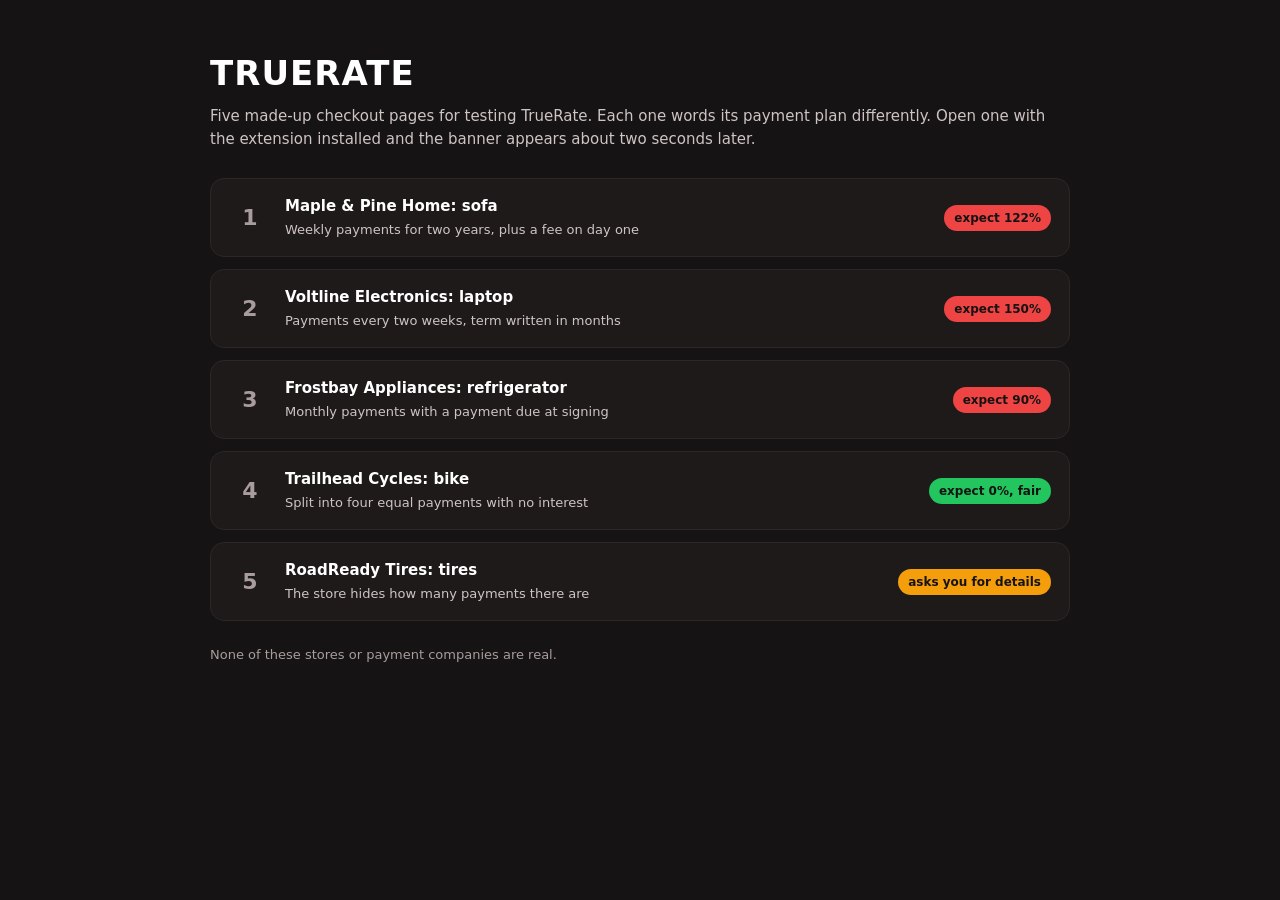
<file: samples/index.html>
<!doctype html>
<html lang="en">
<head>
<meta charset="utf-8">
<meta name="viewport" content="width=device-width, initial-scale=1">
<title>TrueRate – Sample stores</title>
<style>
  body { margin: 0; font: 15px/1.5 system-ui, -apple-system, "Segoe UI", sans-serif; background: #151313; color: #fff; }
  .wrap { max-width: 860px; margin: 0 auto; padding: 48px 24px; }
  h1 { margin: 0; font-size: 34px; letter-spacing: .03em; }
  .sub { color: #cfc4c4; margin: 6px 0 28px; }
  a.store { display: grid; grid-template-columns: 42px 1fr auto; gap: 14px; align-items: center; background: #1f1a1a;
    border: 1px solid #2e2626; border-radius: 14px; padding: 16px 18px; margin-bottom: 12px; color: #fff; text-decoration: none; }
  a.store:hover { border-color: #ef4444; }
  .n { font-size: 22px; font-weight: 800; color: #a99c9c; text-align: center; }
  .t b { display: block; }
  .t span { color: #cfc4c4; font-size: 13px; }
  .pill { font-size: 12px; font-weight: 700; padding: 4px 10px; border-radius: 99px; color: #151313; white-space: nowrap; }
  .red { background: #ef4444; } .green { background: #22c55e; } .amber { background: #f59e0b; }
  .foot { color: #a99c9c; font-size: 13px; margin-top: 24px; }
</style>
</head>
<body>
  <div class="wrap">
    <h1>TRUERATE</h1>
    <div class="sub">Five made-up checkout pages for testing TrueRate. Each one words its payment plan differently.
      Open one with the extension installed and the banner appears about two seconds later.</div>

    <a class="store" href="1-sofa-weekly-lease.html"><div class="n">1</div>
      <div class="t"><b>Maple &amp; Pine Home: sofa</b><span>Weekly payments for two years, plus a fee on day one</span></div>
      <div class="pill red">expect 122%</div></a>

    <a class="store" href="2-laptop-biweekly-lease.html"><div class="n">2</div>
      <div class="t"><b>Voltline Electronics: laptop</b><span>Payments every two weeks, term written in months</span></div>
      <div class="pill red">expect 150%</div></a>

    <a class="store" href="3-fridge-monthly-lease.html"><div class="n">3</div>
      <div class="t"><b>Frostbay Appliances: refrigerator</b><span>Monthly payments with a payment due at signing</span></div>
      <div class="pill red">expect 90%</div></a>

    <a class="store" href="4-bike-pay-in-4-fair.html"><div class="n">4</div>
      <div class="t"><b>Trailhead Cycles: bike</b><span>Split into four equal payments with no interest</span></div>
      <div class="pill green">expect 0%, fair</div></a>

    <a class="store" href="5-tires-hidden-terms.html"><div class="n">5</div>
      <div class="t"><b>RoadReady Tires: tires</b><span>The store hides how many payments there are</span></div>
      <div class="pill amber">asks you for details</div></a>

    <div class="foot">None of these stores or payment companies are real.</div>
  </div>
</body>
</html>
</file>
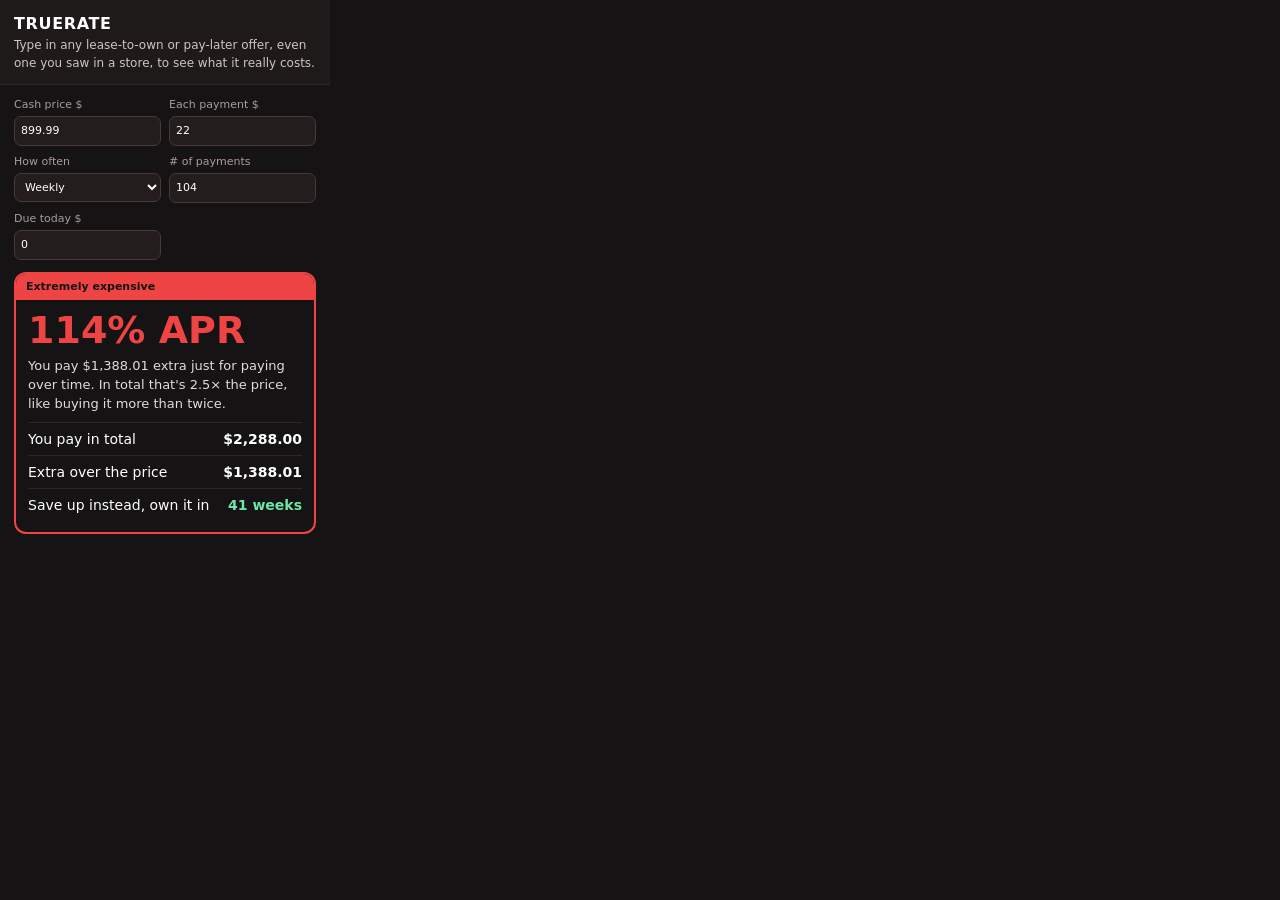
<file: popup.html>
<!doctype html>
<html>
<head>
<meta charset="utf-8">
<style>
  body { width: 330px; margin: 0; font: 14px/1.45 system-ui, -apple-system, "Segoe UI", sans-serif; background: #151313; color: #fff; }
  header { padding: 12px 14px; background: #1f1a1a; border-bottom: 1px solid #2e2626; }
  header b { font-size: 16px; letter-spacing: .04em; }
  header div { font-size: 12px; color: #cfc4c4; margin-top: 2px; }
  form { display: grid; grid-template-columns: 1fr 1fr; gap: 8px; padding: 12px 14px; }
  label { font-size: 11px; color: #a99c9c; display: flex; flex-direction: column; gap: 3px; }
  input, select { background: #241d1d; color: #fff; border: 1px solid #4a3838; border-radius: 7px; padding: 6px; font: inherit; width: 100%; box-sizing: border-box; }
  label { min-width: 0; }
  #out { margin: 0 14px 14px; border-radius: 12px; border: 2px solid var(--c, #ef4444); overflow: hidden; }
  .lvl { background: var(--c, #ef4444); color: #151313; font-size: 11px; font-weight: 700; padding: 5px 10px; }
  .inner { padding: 10px 12px; }
  .rate { font-size: 38px; font-weight: 800; color: var(--c, #ef4444); line-height: 1.1; }
  .plain { color: #e6dada; font-size: 13px; margin: 6px 0 8px; }
  .row { display: flex; justify-content: space-between; border-top: 1px solid #2e2626; padding: 6px 0; }
  .good { color: #6ee7a8; }
  .empty { padding: 12px; color: #cfc4c4; }
</style>
</head>
<body>
  <header><b>TRUERATE</b><div>Type in any lease-to-own or pay-later offer, even one you saw in a store, to see what it really costs.</div></header>
  <form id="f">
    <label>Cash price $<input id="price" type="number" step="0.01" value="899.99"></label>
    <label>Each payment $<input id="payment" type="number" step="0.01" value="22"></label>
    <label>How often<select id="frequency">
      <option value="week">Weekly</option><option value="biweek">Every 2 weeks</option>
      <option value="semimonth">Twice a month</option><option value="month">Monthly</option>
    </select></label>
    <label># of payments<input id="count" type="number" step="1" value="104"></label>
    <label>Due today $<input id="upfront" type="number" step="0.01" value="0"></label>
  </form>
  <div id="out"></div>
  <script src="apr.js"></script>
  <script src="popup.js"></script>
</body>
</html>
</file>
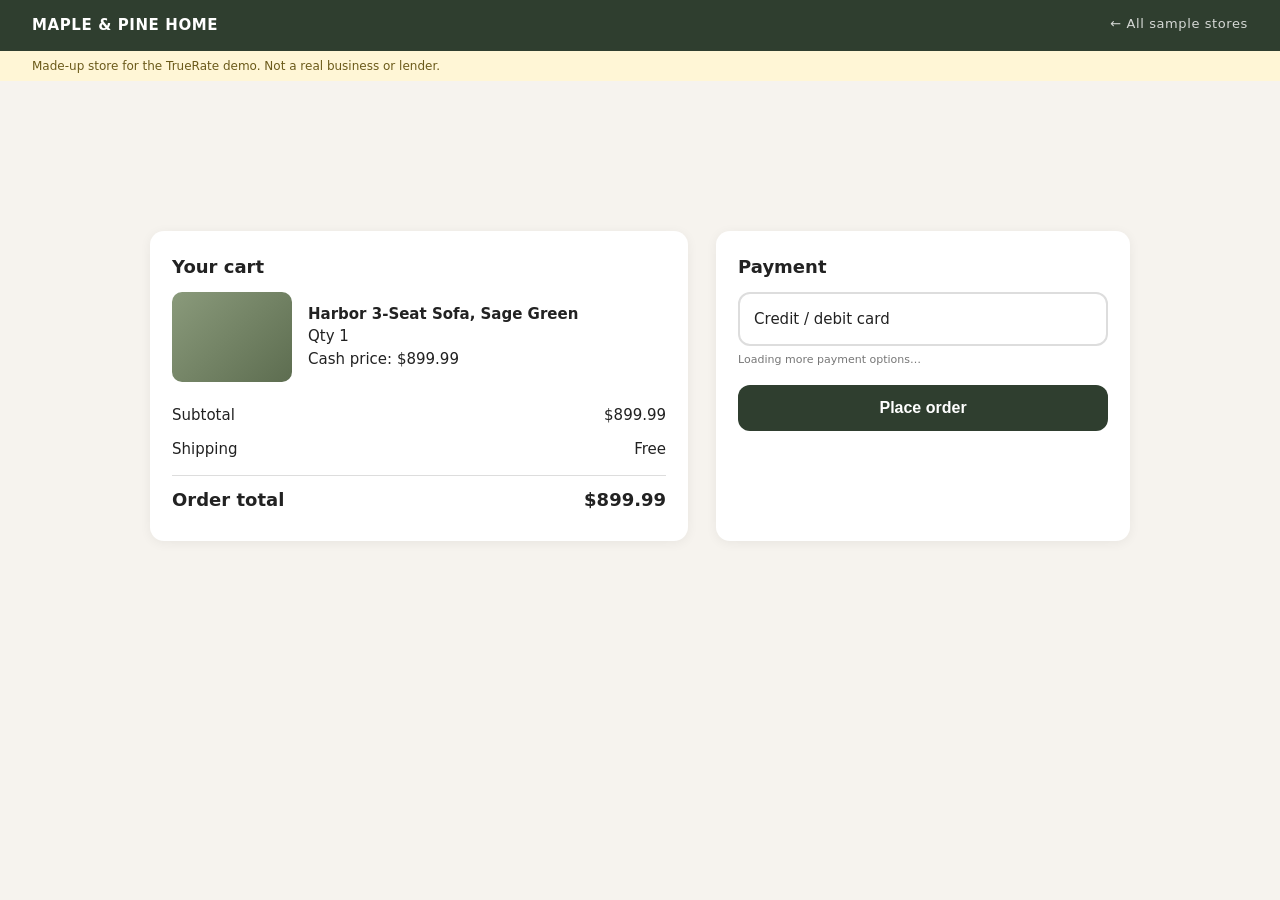
<file: samples/1-sofa-weekly-lease.html>
<!doctype html>
<html lang="en">
<head>
<meta charset="utf-8">
<meta name="viewport" content="width=device-width, initial-scale=1">
<title>Maple & Pine Home – Checkout (TrueRate sample store)</title>
<link rel="stylesheet" href="store.css">
<style>:root { --brand: #2f3e2f; --accent: #2f7d4f; --accent-bg: #f0faf3; --img: linear-gradient(135deg,#8a9a7b,#5d6d50); }</style>
</head>
<body>
  <div class="nav"><span>MAPLE &amp; PINE HOME</span><a href="index.html">← All sample stores</a></div>
  <div class="note">Made-up store for the TrueRate demo. Not a real business or lender.</div>
  <main>
    <section class="card">
      <h2>Your cart</h2>
      <div class="item">
        <div class="img"></div>
        <div><b>Harbor 3-Seat Sofa, Sage Green</b><br>Qty 1<br>Cash price: $899.99</div>
      </div>
      <div class="line" style="margin-top:16px"><span>Subtotal</span><span>$899.99</span></div>
      <div class="line"><span>Shipping</span><span>Free</span></div>
      <div class="line total"><span>Order total</span><span>$899.99</span></div>
    </section>
    <section class="card">
      <h2>Payment</h2>
      <div class="opt">Credit / debit card</div>
      <div id="promo-slot"><div class="fine">Loading more payment options…</div></div>
      <button>Place order</button>
    </section>
  </main>
  <template id="promo"><div class="opt promo">
          <b>EasyKeep Lease-to-Own</b> · No credit needed!<br>
          <span class="big">Just $22.00/week</span><br>
          Take it home today. 104 weekly payments.
          <div class="fine">$49 processing fee due today. Total cost of ownership $2,337.00.
          This is a rental-purchase agreement, not a loan. Ownership is optional.</div>
        </div></template>
  <script>
    // Real checkout pages often load payment offers a moment after the page.
    // This copies that, so the demo shows TrueRate catching an offer that appears late.
    setTimeout(() => {
      document.getElementById("promo-slot").innerHTML = document.getElementById("promo").innerHTML;
    }, 1200);
  </script>
</body>
</html>
</file>
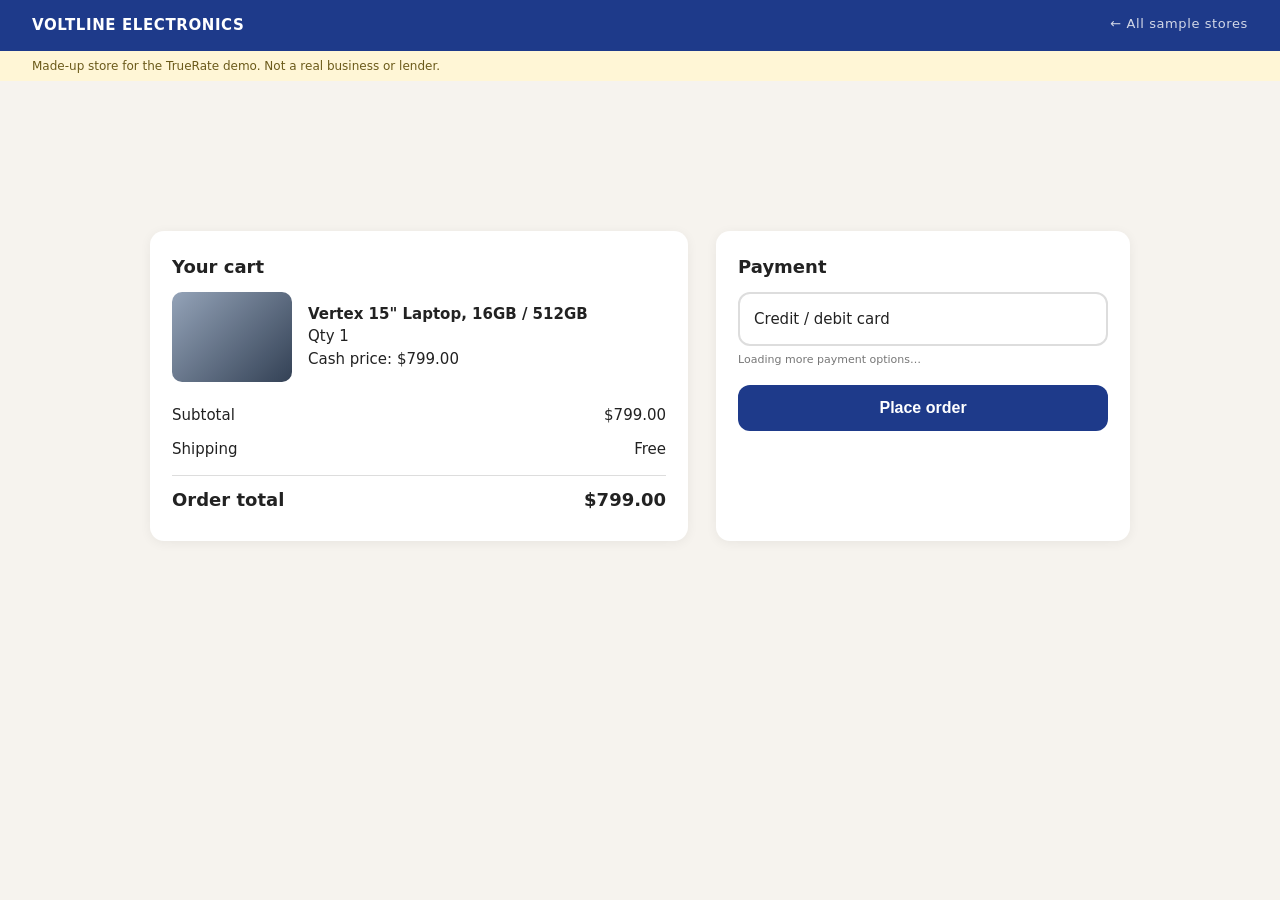
<file: samples/2-laptop-biweekly-lease.html>
<!doctype html>
<html lang="en">
<head>
<meta charset="utf-8">
<meta name="viewport" content="width=device-width, initial-scale=1">
<title>Voltline Electronics – Checkout (TrueRate sample store)</title>
<link rel="stylesheet" href="store.css">
<style>:root { --brand: #1e3a8a; --accent: #2563eb; --accent-bg: #eff6ff; --img: linear-gradient(135deg,#94a3b8,#334155); }</style>
</head>
<body>
  <div class="nav"><span>VOLTLINE ELECTRONICS</span><a href="index.html">← All sample stores</a></div>
  <div class="note">Made-up store for the TrueRate demo. Not a real business or lender.</div>
  <main>
    <section class="card">
      <h2>Your cart</h2>
      <div class="item">
        <div class="img"></div>
        <div><b>Vertex 15" Laptop, 16GB / 512GB</b><br>Qty 1<br>Cash price: $799.00</div>
      </div>
      <div class="line" style="margin-top:16px"><span>Subtotal</span><span>$799.00</span></div>
      <div class="line"><span>Shipping</span><span>Free</span></div>
      <div class="line total"><span>Order total</span><span>$799.00</span></div>
    </section>
    <section class="card">
      <h2>Payment</h2>
      <div class="opt">Credit / debit card</div>
      <div id="promo-slot"><div class="fine">Loading more payment options…</div></div>
      <button>Place order</button>
    </section>
  </main>
  <template id="promo"><div class="opt promo">
          <b>FlexPath Lease-to-Own</b> · No credit needed<br>
          <span class="big">$59.99 every 2 weeks</span><br>
          for 12 months. Approval in seconds!
          <div class="fine">Lease-to-own agreement. Early purchase options available. Not a loan.</div>
        </div></template>
  <script>
    // Real checkout pages often load payment offers a moment after the page.
    // This copies that, so the demo shows TrueRate catching an offer that appears late.
    setTimeout(() => {
      document.getElementById("promo-slot").innerHTML = document.getElementById("promo").innerHTML;
    }, 1200);
  </script>
</body>
</html>
</file>
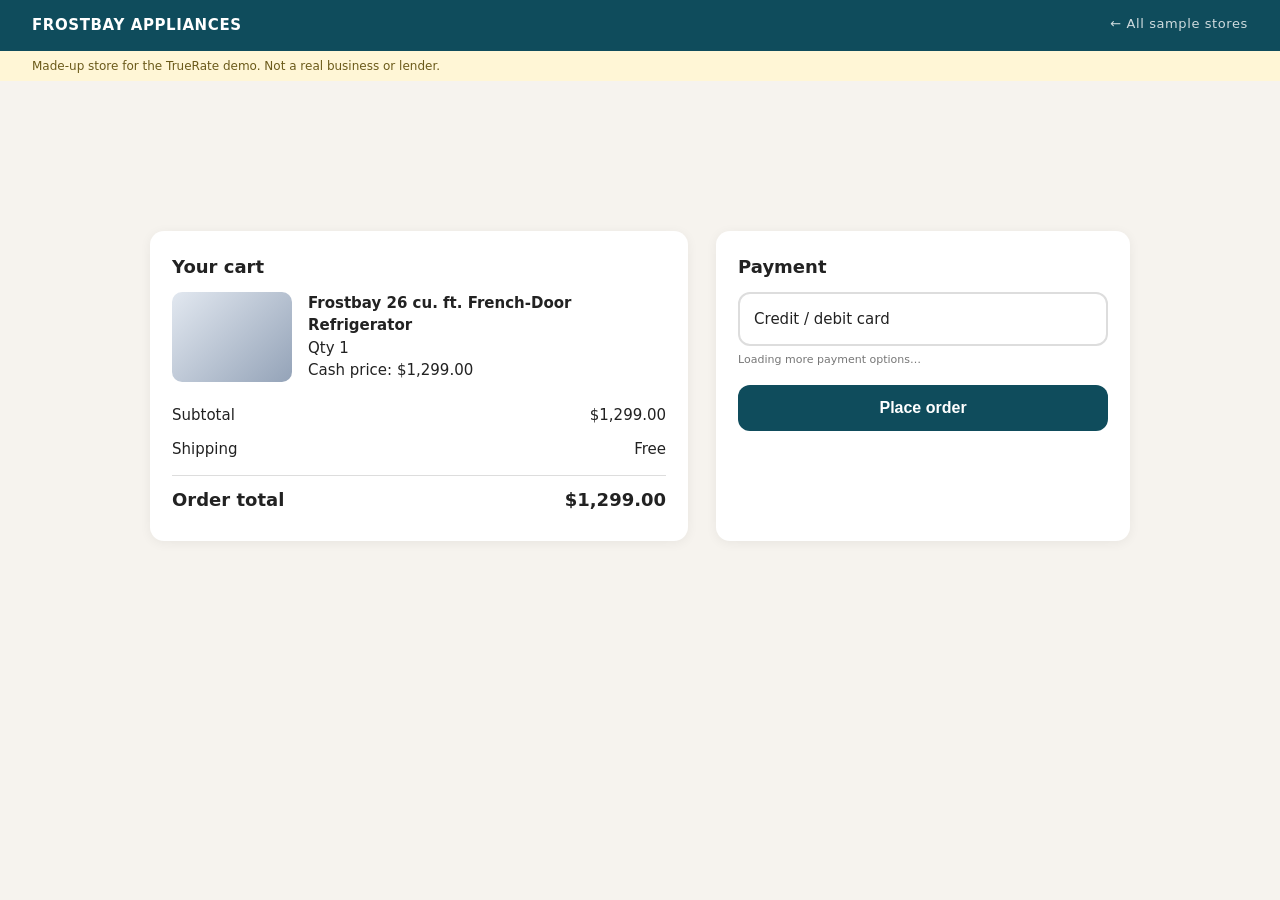
<file: samples/3-fridge-monthly-lease.html>
<!doctype html>
<html lang="en">
<head>
<meta charset="utf-8">
<meta name="viewport" content="width=device-width, initial-scale=1">
<title>Frostbay Appliances – Checkout (TrueRate sample store)</title>
<link rel="stylesheet" href="store.css">
<style>:root { --brand: #0f4c5c; --accent: #0e7490; --accent-bg: #ecfeff; --img: linear-gradient(135deg,#e2e8f0,#94a3b8); }</style>
</head>
<body>
  <div class="nav"><span>FROSTBAY APPLIANCES</span><a href="index.html">← All sample stores</a></div>
  <div class="note">Made-up store for the TrueRate demo. Not a real business or lender.</div>
  <main>
    <section class="card">
      <h2>Your cart</h2>
      <div class="item">
        <div class="img"></div>
        <div><b>Frostbay 26 cu. ft. French-Door Refrigerator</b><br>Qty 1<br>Cash price: $1,299.00</div>
      </div>
      <div class="line" style="margin-top:16px"><span>Subtotal</span><span>$1,299.00</span></div>
      <div class="line"><span>Shipping</span><span>Free</span></div>
      <div class="line total"><span>Order total</span><span>$1,299.00</span></div>
    </section>
    <section class="card">
      <h2>Payment</h2>
      <div class="opt">Credit / debit card</div>
      <div id="promo-slot"><div class="fine">Loading more payment options…</div></div>
      <button>Place order</button>
    </section>
  </main>
  <template id="promo"><div class="opt promo">
          <b>HomeNow Rent-to-Own</b> · Bad credit OK<br>
          <span class="big">Only $129/mo</span><br>
          18 monthly payments, delivered this week.
          <div class="fine">$49.99 initial payment due today. Rental-purchase agreement.</div>
        </div></template>
  <script>
    // Real checkout pages often load payment offers a moment after the page.
    // This copies that, so the demo shows TrueRate catching an offer that appears late.
    setTimeout(() => {
      document.getElementById("promo-slot").innerHTML = document.getElementById("promo").innerHTML;
    }, 1200);
  </script>
</body>
</html>
</file>
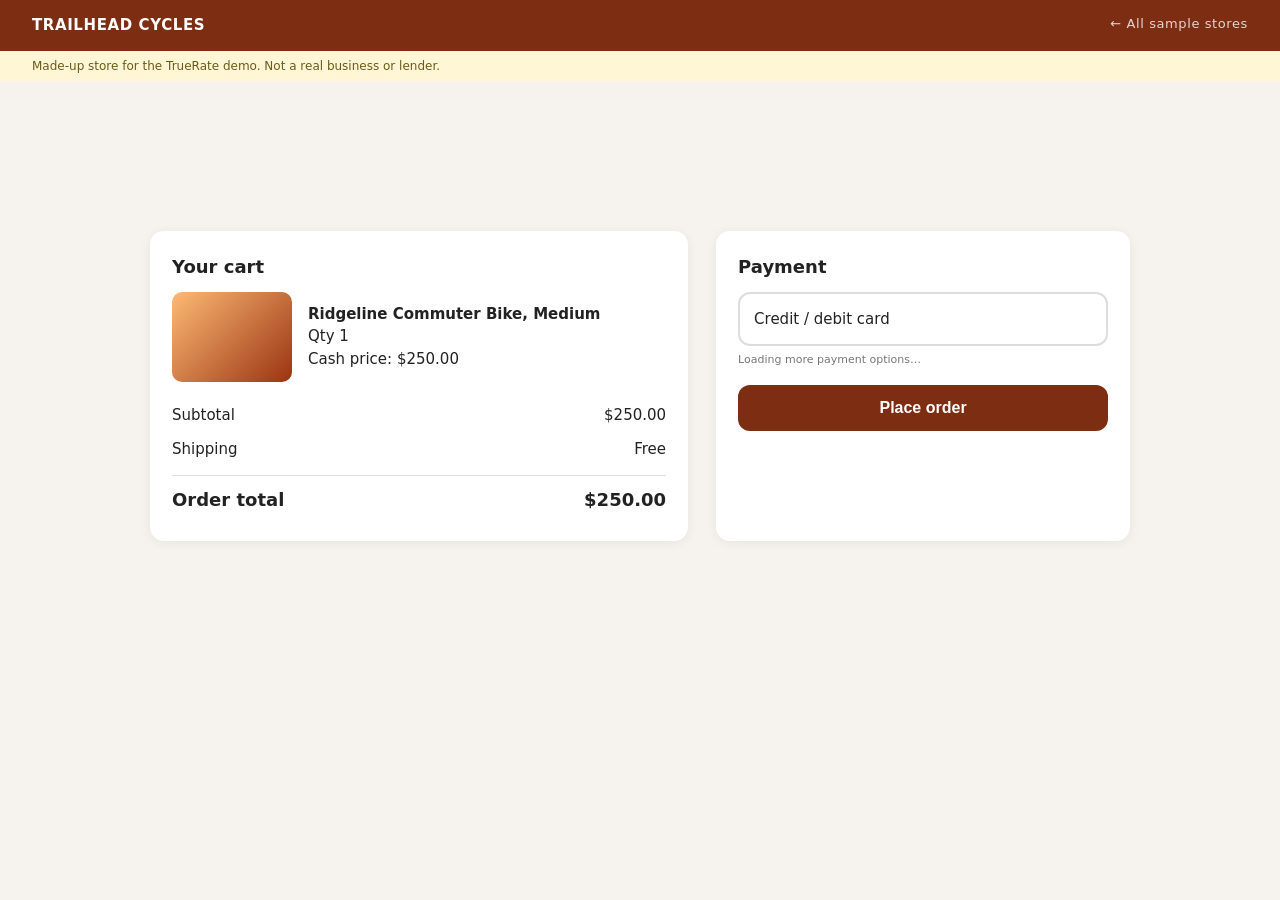
<file: samples/4-bike-pay-in-4-fair.html>
<!doctype html>
<html lang="en">
<head>
<meta charset="utf-8">
<meta name="viewport" content="width=device-width, initial-scale=1">
<title>Trailhead Cycles – Checkout (TrueRate sample store)</title>
<link rel="stylesheet" href="store.css">
<style>:root { --brand: #7c2d12; --accent: #c2410c; --accent-bg: #fff7ed; --img: linear-gradient(135deg,#fdba74,#9a3412); }</style>
</head>
<body>
  <div class="nav"><span>TRAILHEAD CYCLES</span><a href="index.html">← All sample stores</a></div>
  <div class="note">Made-up store for the TrueRate demo. Not a real business or lender.</div>
  <main>
    <section class="card">
      <h2>Your cart</h2>
      <div class="item">
        <div class="img"></div>
        <div><b>Ridgeline Commuter Bike, Medium</b><br>Qty 1<br>Cash price: $250.00</div>
      </div>
      <div class="line" style="margin-top:16px"><span>Subtotal</span><span>$250.00</span></div>
      <div class="line"><span>Shipping</span><span>Free</span></div>
      <div class="line total"><span>Order total</span><span>$250.00</span></div>
    </section>
    <section class="card">
      <h2>Payment</h2>
      <div class="opt">Credit / debit card</div>
      <div id="promo-slot"><div class="fine">Loading more payment options…</div></div>
      <button>Place order</button>
    </section>
  </main>
  <template id="promo"><div class="opt promo">
          <b>Pay in 4</b> · 4 interest-free payments of $62.50<br>
          <span class="big">$62.50 today</span><br>
          then every 2 weeks. No fees if you pay on time.
          <div class="fine">Subject to approval.</div>
        </div></template>
  <script>
    // Real checkout pages often load payment offers a moment after the page.
    // This copies that, so the demo shows TrueRate catching an offer that appears late.
    setTimeout(() => {
      document.getElementById("promo-slot").innerHTML = document.getElementById("promo").innerHTML;
    }, 1200);
  </script>
</body>
</html>
</file>
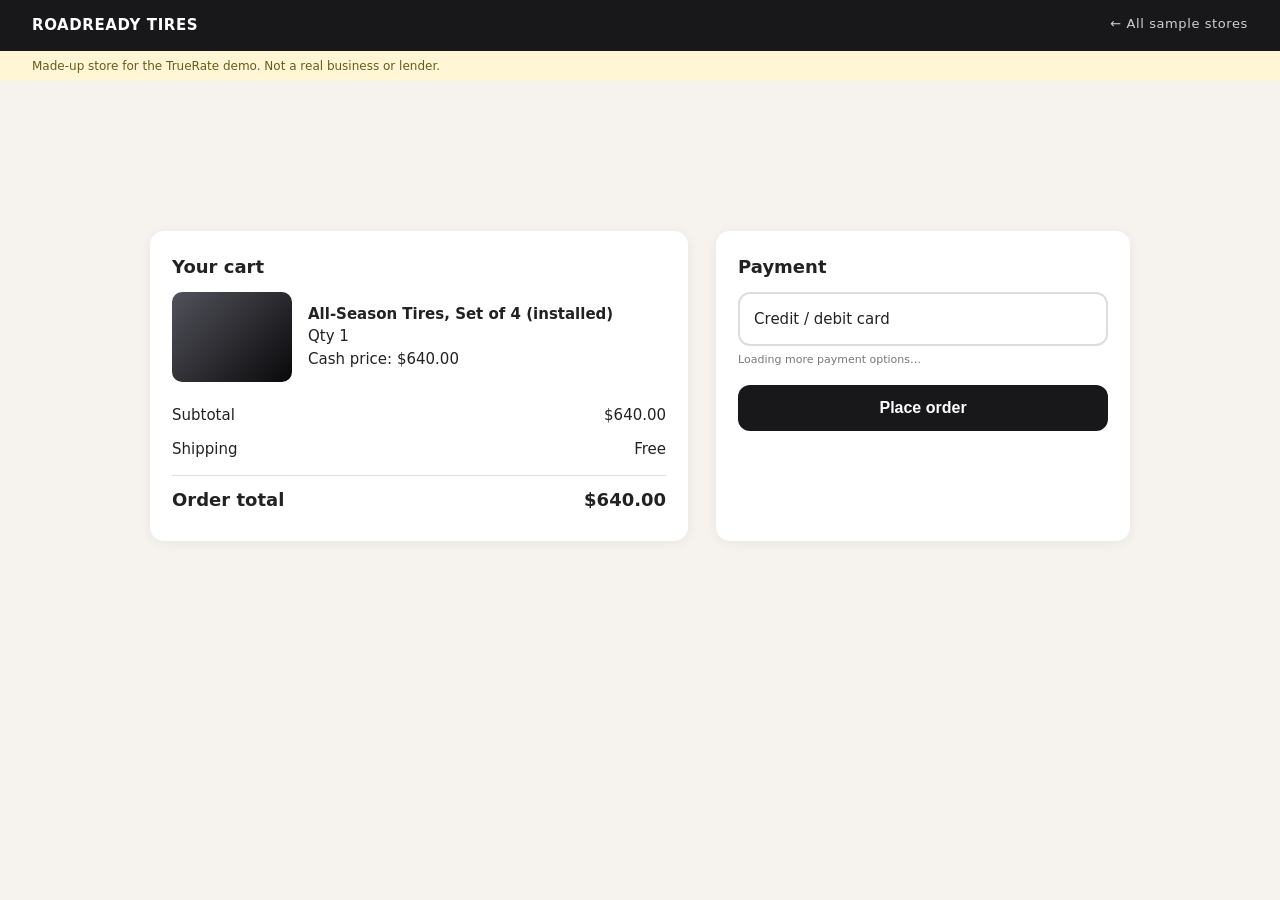
<file: samples/5-tires-hidden-terms.html>
<!doctype html>
<html lang="en">
<head>
<meta charset="utf-8">
<meta name="viewport" content="width=device-width, initial-scale=1">
<title>Roadready Tires – Checkout (TrueRate sample store)</title>
<link rel="stylesheet" href="store.css">
<style>:root { --brand: #18181b; --accent: #ca8a04; --accent-bg: #fefce8; --img: linear-gradient(135deg,#52525b,#09090b); }</style>
</head>
<body>
  <div class="nav"><span>ROADREADY TIRES</span><a href="index.html">← All sample stores</a></div>
  <div class="note">Made-up store for the TrueRate demo. Not a real business or lender.</div>
  <main>
    <section class="card">
      <h2>Your cart</h2>
      <div class="item">
        <div class="img"></div>
        <div><b>All-Season Tires, Set of 4 (installed)</b><br>Qty 1<br>Cash price: $640.00</div>
      </div>
      <div class="line" style="margin-top:16px"><span>Subtotal</span><span>$640.00</span></div>
      <div class="line"><span>Shipping</span><span>Free</span></div>
      <div class="line total"><span>Order total</span><span>$640.00</span></div>
    </section>
    <section class="card">
      <h2>Payment</h2>
      <div class="opt">Credit / debit card</div>
      <div id="promo-slot"><div class="fine">Loading more payment options…</div></div>
      <button>Place order</button>
    </section>
  </main>
  <template id="promo"><div class="opt promo">
          <b>Lease-to-own available!</b> No credit needed.<br>
          <span class="big">As low as $35 a week*</span><br>
          Drive away today.
          <div class="fine">*Lease terms and total cost shown after approval.</div>
        </div></template>
  <script>
    // Real checkout pages often load payment offers a moment after the page.
    // This copies that, so the demo shows TrueRate catching an offer that appears late.
    setTimeout(() => {
      document.getElementById("promo-slot").innerHTML = document.getElementById("promo").innerHTML;
    }, 1200);
  </script>
</body>
</html>
</file>
<file: samples/store.css>
/* Shared look for the TrueRate sample stores. Every store here is made up. */
body { margin: 0; font: 15px/1.5 system-ui, -apple-system, "Segoe UI", sans-serif; background: var(--bg, #f6f3ee); color: #222; }
.nav { background: var(--brand, #2f3e2f); color: #fff; padding: 14px 32px; font-weight: 800; letter-spacing: .04em; display: flex; justify-content: space-between; }
.nav a { color: #fff; opacity: .8; font-weight: 500; text-decoration: none; font-size: 13px; }
.note { background: #fff6d6; padding: 6px 32px; font-size: 12px; color: #6b5a1a; }
main { max-width: 980px; margin: 150px auto 40px; display: grid; grid-template-columns: 1.3fr 1fr; gap: 28px; padding: 0 20px; }
.card { background: #fff; border-radius: 14px; padding: 22px; box-shadow: 0 2px 12px rgba(0,0,0,.06); }
.item { display: flex; gap: 16px; align-items: center; }
.img { width: 120px; height: 90px; border-radius: 10px; background: var(--img, linear-gradient(135deg, #8a9a7b, #5d6d50)); flex-shrink: 0; }
h2 { margin: 0 0 12px; font-size: 18px; }
.line { display: flex; justify-content: space-between; padding: 6px 0; }
.total { border-top: 1px solid #ddd; margin-top: 8px; padding-top: 10px; font-weight: 700; font-size: 18px; }
.opt { border: 2px solid #ddd; border-radius: 12px; padding: 14px; margin-top: 12px; }
.opt.promo { border-color: var(--accent, #2f7d4f); background: var(--accent-bg, #f0faf3); }
.big { font-size: 22px; font-weight: 800; color: var(--accent, #2f7d4f); }
.fine { font-size: 11px; color: #777; margin-top: 6px; }
button { width: 100%; margin-top: 16px; padding: 14px; border: 0; border-radius: 12px; background: var(--brand, #2f3e2f); color: #fff; font-size: 16px; font-weight: 700; }
@media (max-width: 760px) { main { grid-template-columns: 1fr; } }
</file>
